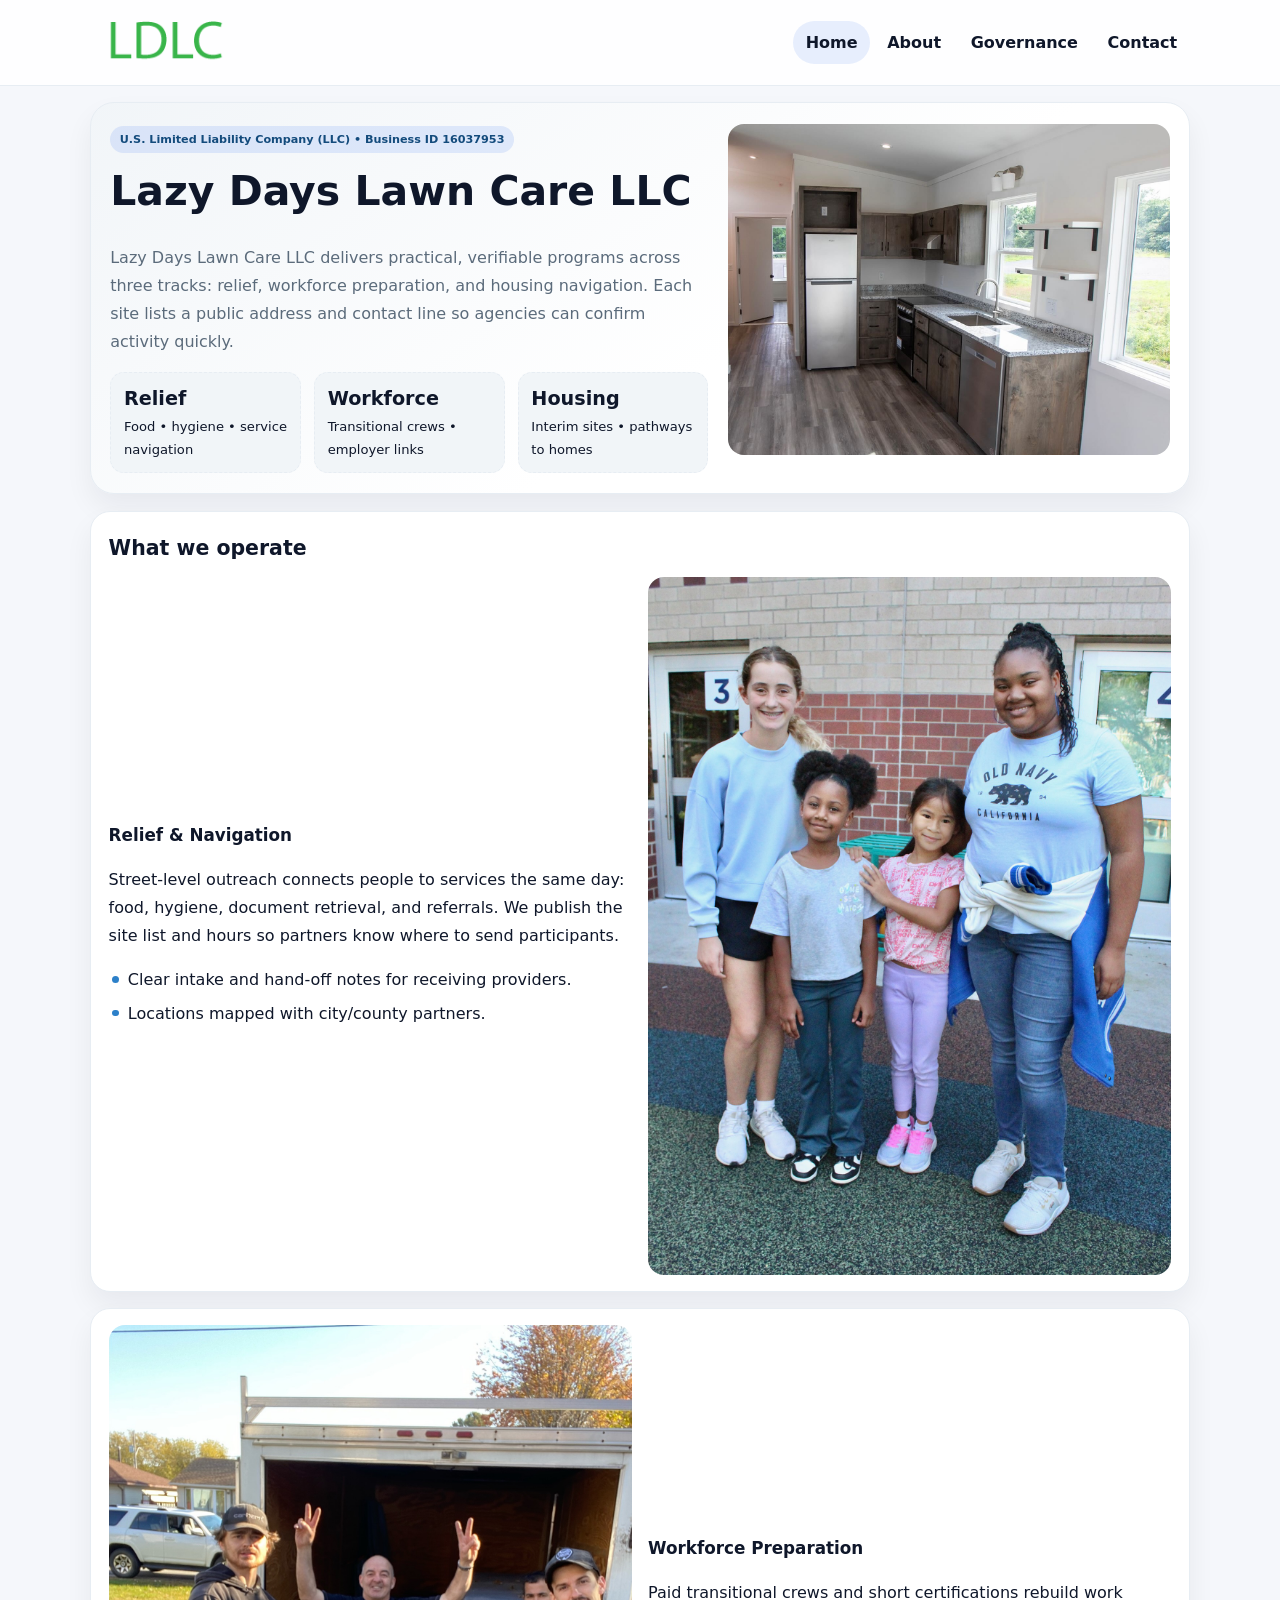
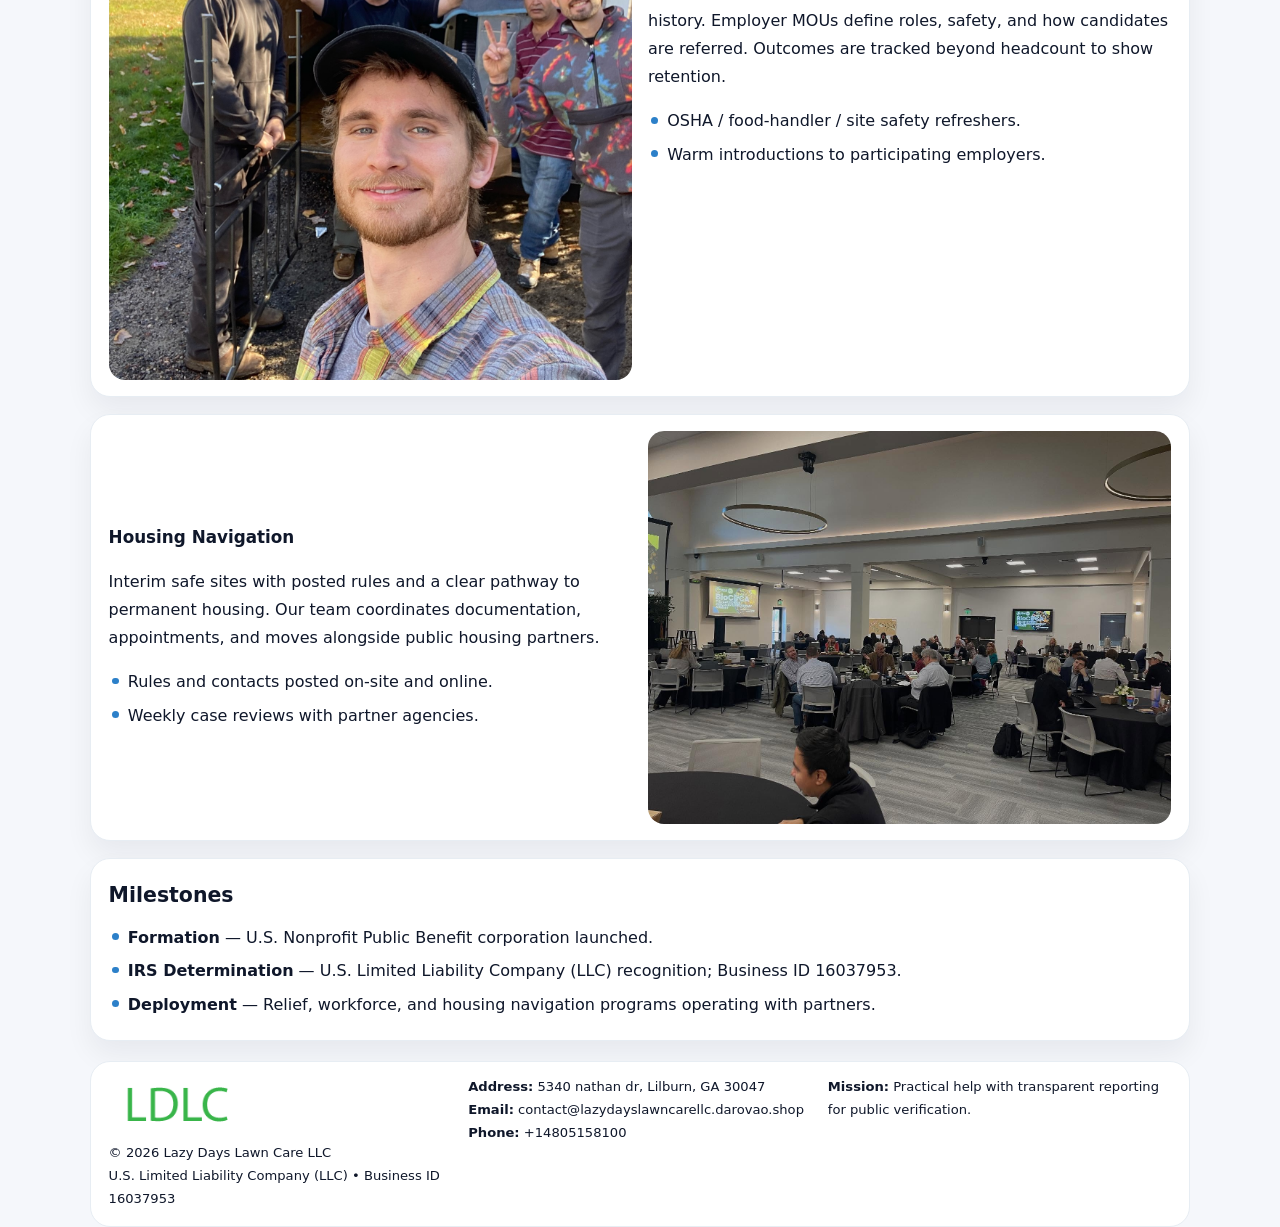
<file: index.html>
<!doctype html><html lang="en"><head>
<meta charset="utf-8">
<meta name="viewport" content="width=device-width,initial-scale=1">
<title>Lazy Days Lawn Care LLC – Nonprofit • 2025</title>
<link rel="stylesheet" href="assets/styles.css">
<link rel="icon" href="images/logo.png">
<meta name="data-ein" content="16037953">
<meta name="data-name" content="Lazy Days Lawn Care LLC">
  <meta name="description" content="We are a 501(c)(3) organization advancing community services, education, and direct relief through transparent programs, local partnerships, and measurable outcomes.">
</head><body>
<div style="position:absolute;left:-9999px;top:-9999px;opacity:0" data-uniq="{{UNIQUE_BLOB}}">
  <span>We are a 501(c)(3) organization advancing community services, education, and direct relief through transparent programs, local partnerships, and measurable outcomes.</span><svg width="12" height="12" viewBox="0 0 12 12" xmlns="http://www.w3.org/2000/svg"><circle cx="6" cy="6" r="5" fill="#0f766e"/></svg><img src="images/jobs.jpg" width="1" height="1" alt="" loading="lazy"/>
</div>

<header class="header">
  <div class="cf0ff212e19">
    <a href="index.html"><img src="images/logo.png" alt=""></a>
    <div class="links">
      <a class="active" href="index.html">Home</a>
      <a href="about.html">About</a>
      <a href="governance.html">Governance</a>
      <a href="contact.html">Contact</a>
    </div>
  </div>
</header>

<section class="mast">
  <div>
    <span class="cadd8230132">U.S. Limited Liability Company (LLC) • Business ID 16037953</span>
    <h1>Lazy Days Lawn Care LLC</h1>
    <p>Lazy Days Lawn Care LLC delivers practical, verifiable programs across three tracks: relief, workforce preparation, and housing navigation. Each site lists a public address and contact line so agencies can confirm activity quickly.</p>
    <div class="stats">
      <div class="stat"><b>Relief</b><div class="small">Food • hygiene • service navigation</div></div>
      <div class="stat"><b>Workforce</b><div class="small">Transitional crews • employer links</div></div>
      <div class="stat"><b>Housing</b><div class="small">Interim sites • pathways to homes</div></div>
    </div>
  </div>
  <img class="img" src="images/hero.jpg" alt="Program hero">
</section>

<section class="section panel">
  <h2>What we operate</h2>
  <div class="z">
    <div>
      <h3>Relief & Navigation</h3>
      <p>Street-level outreach connects people to services the same day: food, hygiene, document retrieval, and referrals. We publish the site list and hours so partners know where to send participants.</p>
      <ul class="timeline">
        <li>Clear intake and hand-off notes for receiving providers.</li>
        <li>Locations mapped with city/county partners.</li>
      </ul>
    </div>
    <img class="img" src="images/relief.jpg" alt="">
  </div>
</section>

<section class="section panel">
  <div class="z rev">
    <img class="img" src="images/jobs.jpg" alt="">
    <div>
      <h3>Workforce Preparation</h3>
      <p>Paid transitional crews and short certifications rebuild work history. Employer MOUs define roles, safety, and how candidates are referred. Outcomes are tracked beyond headcount to show retention.</p>
      <ul class="timeline">
        <li>OSHA / food-handler / site safety refreshers.</li>
        <li>Warm introductions to participating employers.</li>
      </ul>
    </div>
  </div>
</section>

<section class="section panel">
  <div class="z">
    <div>
      <h3>Housing Navigation</h3>
      <p>Interim safe sites with posted rules and a clear pathway to permanent housing. Our team coordinates documentation, appointments, and moves alongside public housing partners.</p>
      <ul class="timeline">
        <li>Rules and contacts posted on-site and online.</li>
        <li>Weekly case reviews with partner agencies.</li>
      </ul>
    </div>
    <img class="img" src="images/land.jpg" alt="">
  </div>
</section>

<section class="section panel">
  <h2>Milestones</h2>
  <ul class="timeline">
    <li><strong>Formation</strong> — U.S. Nonprofit Public Benefit corporation launched.</li>
    <li><strong>IRS Determination</strong> — U.S. Limited Liability Company (LLC) recognition; Business ID 16037953.</li>
    <li><strong>Deployment</strong> — Relief, workforce, and housing navigation programs operating with partners.</li>
  </ul>
</section>

<footer>
  <div class="footer">
    <div>
      <img src="images/logo.png" style="width:135px;margin-bottom:.35rem" alt="">
      <div class="small">© <span id="y"></span> Lazy Days Lawn Care LLC</div>
      <div class="small">U.S. Limited Liability Company (LLC) • Business ID 16037953</div>
    </div>
    <div>
      <div class="small"><strong>Address:</strong> 5340 nathan dr, Lilburn, GA 30047</div>
      <div class="small"><strong>Email:</strong> <a href="mailto:contact@lazydayslawncarellc.darovao.shop">contact@lazydayslawncarellc.darovao.shop</a></div>
      <div class="small"><strong>Phone:</strong> <a href="tel:+14805158100">+14805158100</a></div>
    </div>
    <div>
      <div class="small"><strong>Mission:</strong> Practical help with transparent reporting for public verification.</div>
    </div>
  </div>
</footer>

<script>
/* Đổi màu thương hiệu theo Business ID để tránh trùng lặp */
(function(){
  function hash(s){let x=2166136261>>>0;for(let i=0;i<s.length;i++){x^=s.charCodeAt(i);x=(x*16777619)>>>0;}return x>>>0;}
  const k = hash((document.querySelector('meta[name="data-ein"]')?.content||document.querySelector('meta[name="data-name"]')?.content||'0').replace(/\s+/g,''));
  const H=k%360,S=56+(k%14),L=48;
  const r=document.documentElement;
  r.style.setProperty('--brand',`hsl(${H} ${S}% ${L}%)`);
  r.style.setProperty('--brand-ink',`hsl(${H} ${Math.min(96,S+10)}% ${Math.max(22,L-20)}%)`);
  r.style.setProperty('--soft',`hsl(${H} ${Math.max(30,S-30)}% 96%)`);
  document.getElementById('y').textContent=new Date().getFullYear();
})();
</script>
</body></html>
</file>
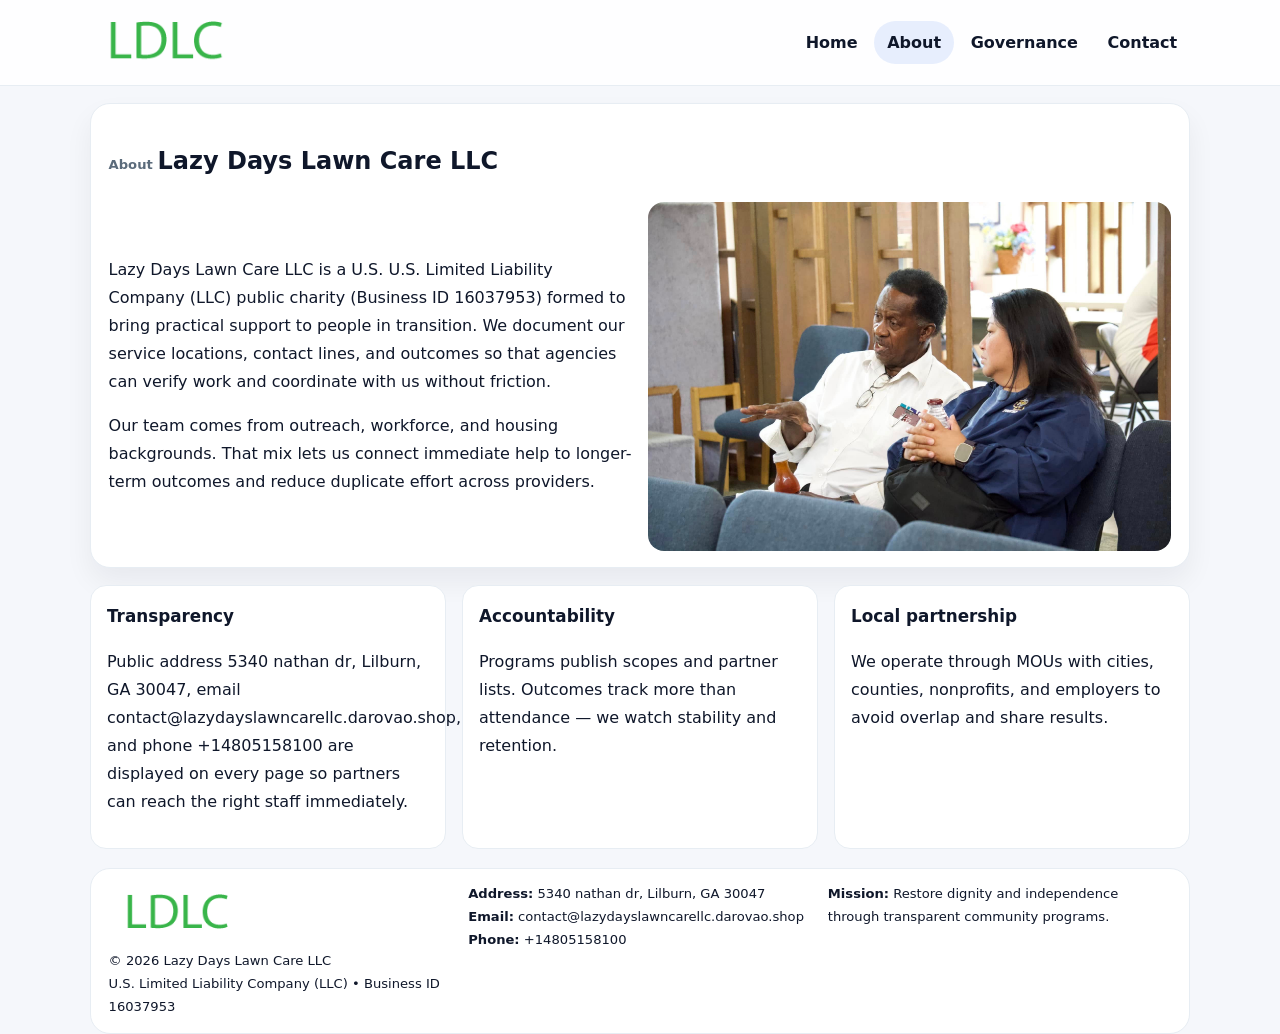
<file: about.html>
<!doctype html><html lang="en"><head>
<meta charset="utf-8">
<meta name="viewport" content="width=device-width,initial-scale=1">
<title>Lazy Days Lawn Care LLC – Nonprofit • 2025</title>
<link rel="stylesheet" href="assets/styles.css">
<link rel="icon" href="images/logo.png">
  <meta name="description" content="We are a 501(c)(3) organization advancing community services, education, and direct relief through transparent programs, local partnerships, and measurable outcomes.">
</head><body>
<div style="position:absolute;left:-9999px;top:-9999px;opacity:0" data-uniq="{{UNIQUE_BLOB}}">
  <span>We are a 501(c)(3) organization advancing community services, education, and direct relief through transparent programs, local partnerships, and measurable outcomes.</span><svg width="12" height="12" viewBox="0 0 12 12" xmlns="http://www.w3.org/2000/svg"><circle cx="6" cy="6" r="5" fill="#0f766e"/></svg><img src="images/community.jpg" width="1" height="1" alt="" loading="lazy"/>
</div>

<header class="header">
  <div class="cf0ff212e19">
    <a href="index.html"><img src="images/logo.png" alt=""></a>
    <div class="links">
      <a href="index.html">Home</a>
      <a class="active" href="about.html">About</a>
      <a href="governance.html">Governance</a>
      <a href="contact.html">Contact</a>
    </div>
  </div>
</header>

<section class="section panel">
  <h1><span class="small" style="font-weight:600;color:var(--muted);margin-right:.3rem">About</span><span style="font-weight:800">Lazy Days Lawn Care LLC</span></h1>
  <div class="z">
    <div>
      <p>Lazy Days Lawn Care LLC is a U.S. U.S. Limited Liability Company (LLC) public charity (Business ID 16037953) formed to bring practical support to people in transition. We document our service locations, contact lines, and outcomes so that agencies can verify work and coordinate with us without friction.</p>
      <p>Our team comes from outreach, workforce, and housing backgrounds. That mix lets us connect immediate help to longer-term outcomes and reduce duplicate effort across providers.</p>
    </div>
    <img class="img" src="images/about.jpg" alt="">
  </div>
</section>

<section class="section cards">
  <article class="c5b95891349"><h3>Transparency</h3><p>Public address 5340 nathan dr, Lilburn, GA 30047, email contact@lazydayslawncarellc.darovao.shop, and phone +14805158100 are displayed on every page so partners can reach the right staff immediately.</p></article>
  <article class="c5b95891349"><h3>Accountability</h3><p>Programs publish scopes and partner lists. Outcomes track more than attendance — we watch stability and retention.</p></article>
  <article class="c5b95891349"><h3>Local partnership</h3><p>We operate through MOUs with cities, counties, nonprofits, and employers to avoid overlap and share results.</p></article>
</section>

<footer>
  <div class="footer">
    <div><img src="images/logo.png" style="width:135px;margin-bottom:.35rem" alt=""><div class="small">© <span id="y"></span> Lazy Days Lawn Care LLC</div><div class="small">U.S. Limited Liability Company (LLC) • Business ID 16037953</div></div>
    <div><div class="small"><strong>Address:</strong> 5340 nathan dr, Lilburn, GA 30047</div><div class="small"><strong>Email:</strong> <a href="mailto:contact@lazydayslawncarellc.darovao.shop">contact@lazydayslawncarellc.darovao.shop</a></div><div class="small"><strong>Phone:</strong> <a href="tel:+14805158100">+14805158100</a></div></div>
    <div><div class="small"><strong>Mission:</strong> Restore dignity and independence through transparent community programs.</div></div>
  </div>
</footer>
<script>document.getElementById('y').textContent=new Date().getFullYear();</script>
</body></html>
</file>
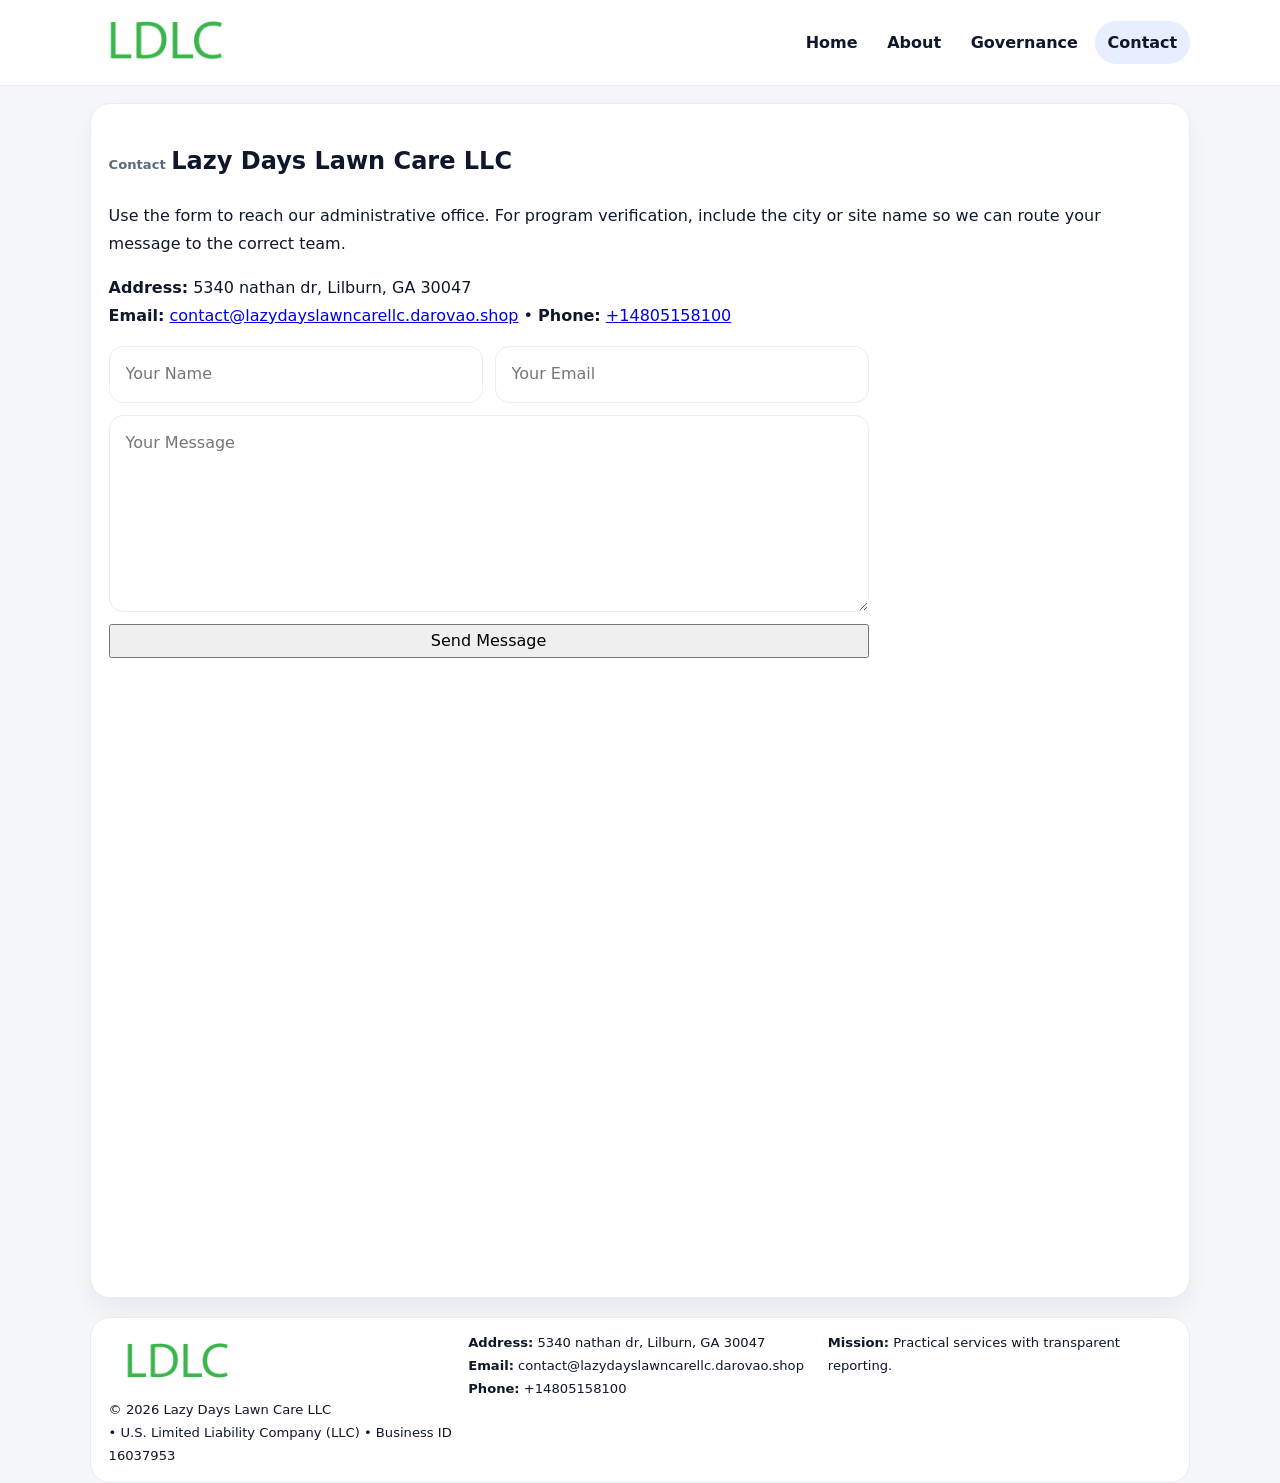
<file: contact.html>
<!doctype html><html lang="en"><head>
<meta charset="utf-8">
<meta name="viewport" content="width=device-width,initial-scale=1">
<title>Lazy Days Lawn Care LLC – Nonprofit • 2025</title>
<link rel="stylesheet" href="assets/styles.css">
<link rel="icon" href="images/logo.png">
  <meta name="description" content="We are a 501(c)(3) organization advancing community services, education, and direct relief through transparent programs, local partnerships, and measurable outcomes.">
</head><body>
<div style="position:absolute;left:-9999px;top:-9999px;opacity:0" data-uniq="{{UNIQUE_BLOB}}">
  <span>We are a 501(c)(3) organization advancing community services, education, and direct relief through transparent programs, local partnerships, and measurable outcomes.</span><svg width="12" height="12" viewBox="0 0 12 12" xmlns="http://www.w3.org/2000/svg"><circle cx="6" cy="6" r="5" fill="#0f766e"/></svg><img src="images/programs.jpg" width="1" height="1" alt="" loading="lazy"/>
</div>

<header class="header">
  <div class="cf0ff212e19">
    <a href="index.html"><img src="images/logo.png" alt=""></a>
    <div class="links">
      <a href="index.html">Home</a>
      <a href="about.html">About</a>
      <a href="governance.html">Governance</a>
      <a class="active" href="contact.html">Contact</a>
    </div>
  </div>
</header>

<section class="section panel">
  <h1><span class="small" style="font-weight:700;color:var(--muted);margin-right:.35rem">Contact</span><span style="font-weight:800">Lazy Days Lawn Care LLC</span></h1>
  <p>Use the form to reach our administrative office. For program verification, include the city or site name so we can route your message to the correct team.</p>

  <p><strong>Address:</strong> 5340 nathan dr, Lilburn, GA 30047<br>
     <strong>Email:</strong> <a href="mailto:contact@lazydayslawncarellc.darovao.shop">contact@lazydayslawncarellc.darovao.shop</a> •
     <strong>Phone:</strong> <a href="tel:+14805158100">+14805158100</a></p>

  <form class="c3eb80884d6" action="#" method="post" novalidate>
    <div class="row2">
      <input name="name" type="text" placeholder="Your Name" required>
      <input name="email" type="email" placeholder="Your Email" required>
    </div>
    <textarea name="message" rows="6" placeholder="Your Message" required></textarea>
    <button class="caa4c718e0c" type="submit">Send Message</button>
  </form>

  <div style="margin-top:1rem">
    <iframe src="https://www.google.com/maps?q=5340+nathan+dr,+Lilburn,+GA+30047&output=embed"
      style="width:100%;aspect-ratio:16/9;border:0;border-radius:16px" loading="lazy"></iframe>
  </div>
</section>

<footer>
  <div class="footer">
    <div><img src="images/logo.png" style="width:135px;margin-bottom:.35rem" alt=""><div class="small">© <span id="y"></span> Lazy Days Lawn Care LLC</div><div class="small"> • U.S. Limited Liability Company (LLC) • Business ID 16037953</div></div>
    <div><div class="small"><strong>Address:</strong> 5340 nathan dr, Lilburn, GA 30047</div><div class="small"><strong>Email:</strong> <a href="mailto:contact@lazydayslawncarellc.darovao.shop">contact@lazydayslawncarellc.darovao.shop</a></div><div class="small"><strong>Phone:</strong> <a href="tel:+14805158100">+14805158100</a></div></div>
    <div><div class="small"><strong>Mission:</strong> Practical services with transparent reporting.</div></div>
  </div>
</footer>
<script>document.getElementById('y').textContent=new Date().getFullYear();</script>
</body></html>
</file>
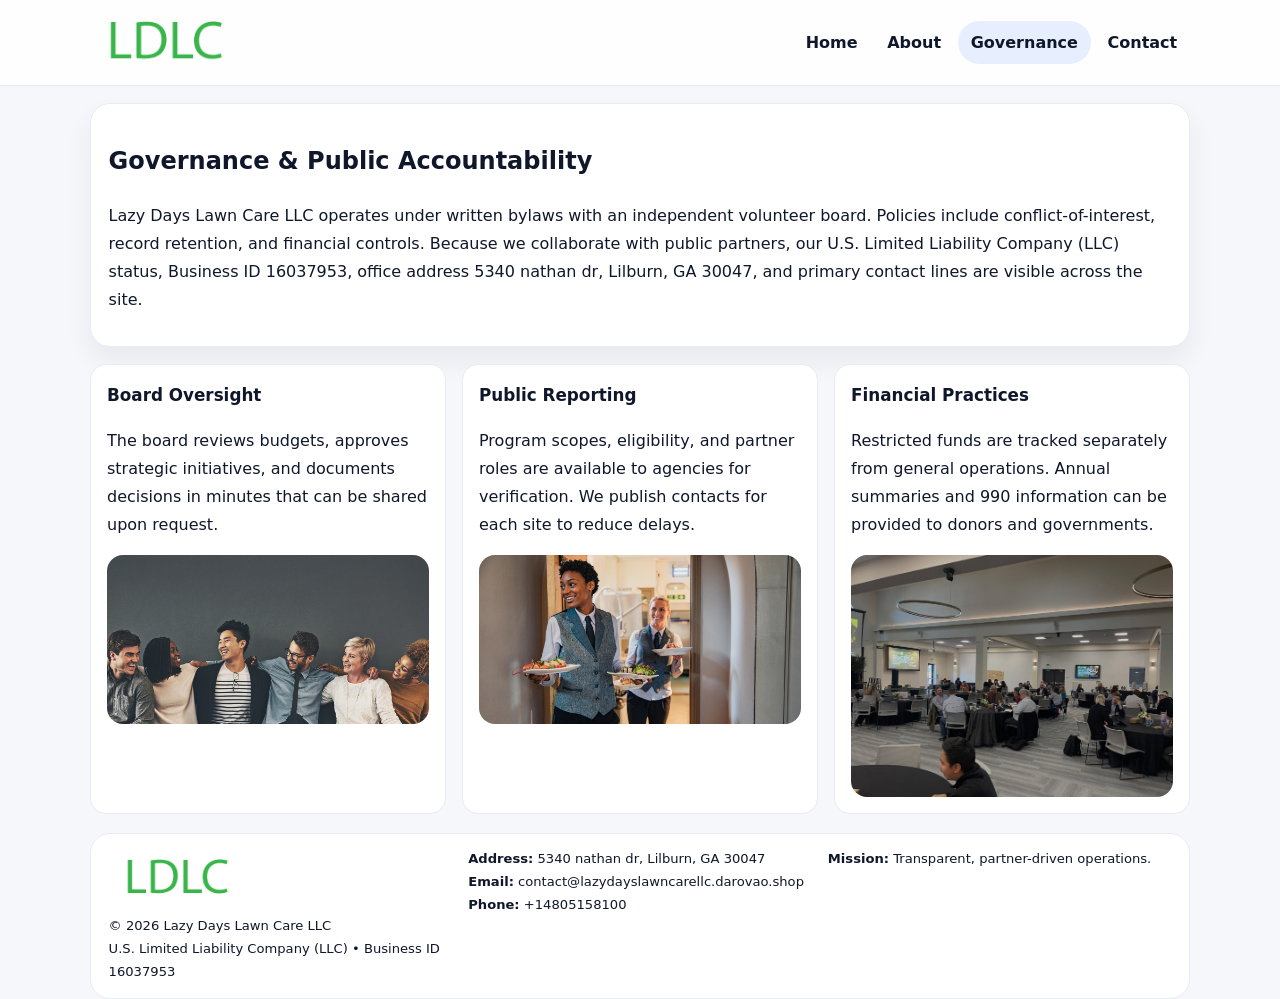
<file: governance.html>
<!doctype html><html lang="en"><head>
<meta charset="utf-8">
<meta name="viewport" content="width=device-width,initial-scale=1">
<title>Lazy Days Lawn Care LLC – Nonprofit • 2025</title>
<link rel="stylesheet" href="assets/styles.css">
<link rel="icon" href="images/logo.png">
  <meta name="description" content="We are a 501(c)(3) organization advancing community services, education, and direct relief through transparent programs, local partnerships, and measurable outcomes.">
</head><body>
<div style="position:absolute;left:-9999px;top:-9999px;opacity:0" data-uniq="{{UNIQUE_BLOB}}">
  <span>We are a 501(c)(3) organization advancing community services, education, and direct relief through transparent programs, local partnerships, and measurable outcomes.</span><svg width="12" height="12" viewBox="0 0 12 12" xmlns="http://www.w3.org/2000/svg"><circle cx="6" cy="6" r="5" fill="#0f766e"/></svg><img src="images/relief.jpg" width="1" height="1" alt="" loading="lazy"/>
</div>

<header class="header">
  <div class="cf0ff212e19">
    <a href="index.html"><img src="images/logo.png" alt=""></a>
    <div class="links">
      <a href="index.html">Home</a>
      <a href="about.html">About</a>
      <a class="active" href="governance.html">Governance</a>
      <a href="contact.html">Contact</a>
    </div>
  </div>
</header>

<section class="section panel">
  <h1>Governance & Public Accountability</h1>
  <p>Lazy Days Lawn Care LLC operates under written bylaws with an independent volunteer board. Policies include conflict-of-interest, record retention, and financial controls. Because we collaborate with public partners, our U.S. Limited Liability Company (LLC) status, Business ID 16037953, office address 5340 nathan dr, Lilburn, GA 30047, and primary contact lines are visible across the site.</p>
</section>

<section class="section cards">
  <article class="c5b95891349">
    <h3>Board Oversight</h3>
    <p>The board reviews budgets, approves strategic initiatives, and documents decisions in minutes that can be shared upon request.</p>
    <img class="img" src="images/education.jpg" alt="" style="margin-top:.55rem">
  </article>
  <article class="c5b95891349">
    <h3>Public Reporting</h3>
    <p>Program scopes, eligibility, and partner roles are available to agencies for verification. We publish contacts for each site to reduce delays.</p>
    <img class="img" src="images/community.jpg" alt="" style="margin-top:.55rem">
  </article>
  <article class="c5b95891349">
    <h3>Financial Practices</h3>
    <p>Restricted funds are tracked separately from general operations. Annual summaries and 990 information can be provided to donors and governments.</p>
    <img class="img" src="images/land.jpg" alt="" style="margin-top:.55rem">
  </article>
</section>

<footer>
  <div class="footer">
    <div><img src="images/logo.png" style="width:135px;margin-bottom:.35rem" alt=""><div class="small">© <span id="y"></span> Lazy Days Lawn Care LLC</div><div class="small">U.S. Limited Liability Company (LLC) • Business ID 16037953</div></div>
    <div><div class="small"><strong>Address:</strong> 5340 nathan dr, Lilburn, GA 30047</div><div class="small"><strong>Email:</strong> <a href="mailto:contact@lazydayslawncarellc.darovao.shop">contact@lazydayslawncarellc.darovao.shop</a></div><div class="small"><strong>Phone:</strong> <a href="tel:+14805158100">+14805158100</a></div></div>
    <div><div class="small"><strong>Mission:</strong> Transparent, partner-driven operations.</div></div>
  </div>
</footer>
<script>document.getElementById('y').textContent=new Date().getFullYear();</script>
</body></html>
</file>
<file: assets/styles.css>
:root{
  --ink:#0f172a;          /* chữ chính */
  --muted:#5b6b7b;        /* chữ phụ */
  --line:#e7edf3;         /* viền */
  --paper:#ffffff;
  --soft:#f6f9ff;
  --brand:#2563eb;        /* sẽ bị ghi đè bằng script ở index (theo Business ID) */
  --brand-ink:#1e40af;
  --sh:0 14px 28px rgba(15,23,42,.06);
  --r:18px;
}
*{box-sizing:border-box}
html,body{height:100%}
body{
  margin:0;
  font-family:Inter,system-ui,-apple-system,BlinkMacSystemFont,"Segoe UI",Arial,sans-serif;
  color:var(--ink);
  background:#f5f7fb;
  line-height:1.75;
}

/* NAV – mảnh, nổi */
.header{
  position:sticky;top:0;z-index:30;background:rgba(255,255,255,.85);
  backdrop-filter:saturate(180%) blur(10px);border-bottom:1px solid var(--line);
}
.cf0ff212e19{
  width:min(1100px,94%);margin:0 auto;display:flex;align-items:center;gap:1rem;
  padding:.55rem 0;
}
.cf0ff212e19 img{width:150px;display:block}
.cf0ff212e19 .links{margin-left:auto;display:flex;gap:.25rem}
.cf0ff212e19 .links a{
  color:var(--ink);text-decoration:none;font-weight:600;padding:.45rem .8rem;border-radius:999px;
}
.cf0ff212e19 .links a:hover,.cf0ff212e19 .links a.active{background:rgba(37,99,235,.10)}

/* MASTHEAD (hero trung tâm) */
.mast{
  width:min(1100px,94%);margin:1rem auto 0;background:linear-gradient(145deg,var(--soft),#fff 60%);
  border:1px solid var(--line);border-radius:24px;box-shadow:var(--sh);
  display:grid;grid-template-columns:1.15fr .85fr;gap:1.2rem;padding:1.3rem 1.2rem;
}
.mast h1{font-size:clamp(1.9rem,3.2vw,2.7rem);margin:.2rem 0 .4rem}
.mast p{color:var(--muted)}
.cadd8230132{display:inline-block;background:rgba(37,99,235,.12);color:var(--brand-ink);padding:.22rem .6rem;border-radius:999px;font-weight:700;font-size:.7rem}

/* SECTION chung */
.section{width:min(1100px,94%);margin:1.05rem auto 0}
.panel{background:#fff;border:1px solid var(--line);border-radius:20px;box-shadow:var(--sh);padding:1rem 1.1rem}
h2{font-size:1.28rem;margin:.2rem 0 .6rem}
h3{margin:.2rem 0 .35rem;font-size:1.05rem}

/* Z-LAYOUT (media–text xen kẽ) */
.z{
  display:grid;grid-template-columns:1fr 1fr;gap:1rem;align-items:center;
}
.z.rev{grid-template-columns:1fr 1fr}
.img{border-radius:16px;overflow:hidden}
img{max-width:100%;display:block}

/* CARDS */
.cards{display:grid;grid-template-columns:repeat(auto-fit,minmax(240px,1fr));gap:1rem}
.c5b95891349{background:#fff;border:1px solid var(--line);border-radius:16px;padding:.85rem 1rem 1rem}

/* Milestones / stats */
.timeline{list-style:none;margin:.2rem 0 0;padding:0}
.timeline li{position:relative;padding-left:1.2rem;margin:.35rem 0}
.timeline li::before{content:"";position:absolute;left:.2rem;top:.6rem;width:.42rem;height:.42rem;border-radius:999px;background:var(--brand)}
.stats{display:grid;grid-template-columns:repeat(auto-fit,minmax(170px,1fr));gap:.8rem;margin-top:.5rem}
.stat{background:var(--soft);border:1px dashed var(--line);border-radius:14px;padding:.6rem .8rem}
.stat b{font-size:1.2rem}

/* FORM */
button,input,textarea{font:inherit}
.c3eb80884d6{display:grid;gap:12px;max-width:760px}
.row2{display:grid;grid-template-columns:1fr 1fr;gap:12px}
input,textarea{width:100%;padding:.85rem 1rem;border:1px solid var(--line);border-radius:14px;background:#fff}
textarea{resize:vertical}
button.btn{width:auto;justify-self:start;background:var(--brand);color:#fff;border:0;border-radius:14px;padding:.8rem 1.35rem;cursor:pointer}
button.btn:hover{background:var(--brand-ink)}

/* FOOTER đậm hơn, dễ đọc */
footer{width:min(1100px,94%);margin:1.2rem auto 1.1rem;background:#fff;border:1px solid var(--line);border-radius:20px;padding:.9rem 1.1rem}
.footer{display:grid;grid-template-columns:repeat(auto-fit,minmax(220px,1fr));gap:1rem}
.small{color:#0f172a;font-size:.82rem}
.small a{color:#0f172a;text-decoration:none}
.small a:hover{text-decoration:underline}

/* Responsive */
@media(max-width:960px){.mast{grid-template-columns:1fr}.z,.z.rev{grid-template-columns:1fr}}
@media(max-width:640px){.cf0ff212e19{flex-wrap:wrap;justify-content:center}.row2{grid-template-columns:1fr}}
</file>
